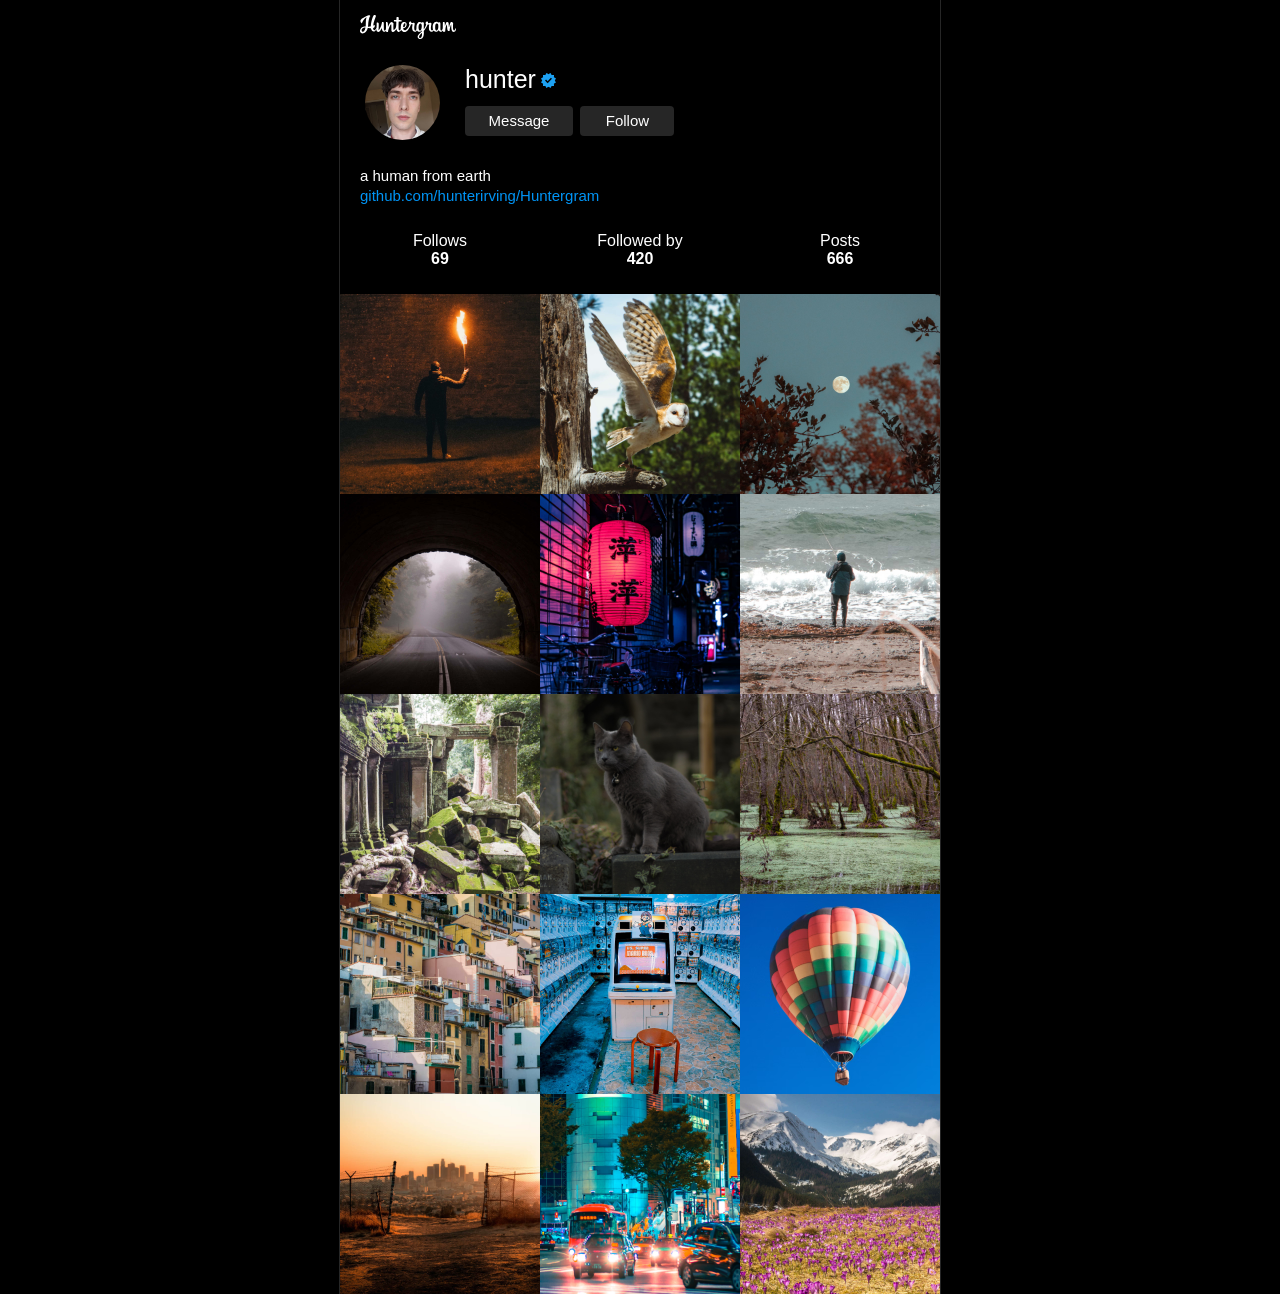
<file: index.html>
<!DOCTYPE html>
<meta charset="UTF-8">
<meta name="viewport" content="width=device-width, initial-scale=1, minimum-scale=1" />
<html lang="en">
	<head>
		<!-- disable zoom on mobile? !-->
		<meta name = "viewport" content = "width=device-width, minimum-scale=1.0, maximum-scale = 1.0, user-scalable = no">
		<!-- set page title !-->
		<title>Huntergram</title>
		<!-- import css !-->
		<link rel="stylesheet" type="text/css" href="huntergram.css">
		<!-- import js !-->
		<script type="text/javascript" src="huntergram.js"></script>
	</head>
	<body>
		<div id="big_image_container">
			<img id="big_image" onclick="toggleLike()">
			<img id="heart" src="resources/filled_heart.svg">
			<img src="resources/empty_heart.svg" style="display:none">
		</div>
		<div id="cover_sheet">
		</div>
		<div id="page_container" class="centered noselect" style="position:relative">
			<div id="disappearing_border">
				<div id="huntergram_logo_container"
					onclick="document.body.scrollTop=0;document.documentElement.scrollTop=0;event.preventDefault()">
					<img src="resources/huntergram_logo_white_text.svg" id="huntergram_logo">
				</div>
				<div id="bio_container">
					<img id="profile_pic" src="resources/profile_pic.jpg">
					<div id="inner_bio_container">
						<!-- Your Name Here !-->
						<h2 id="username">hunter</h2>
						<img id="verified_icon" src="resources/verified_icon.svg">
						<div id="buttons">
							<div id="message_button" class="button" onclick="message();">
								Message
							</div>
							<div id="follow_button" class="button" onclick="incrementFollowerCount();">
								Follow
							</div>
						</div>
					</div>
				</div>
				<div id="description_container">
					<div id="description">
						<!-- About You !-->
						a human from earth
						<br>
						<!-- Your Web Site Here !-->
						<a href="https://github.com/hunterirving/Huntergram">github.com/hunterirving/Huntergram</a>
					</div>
				</div>
				<div id="stats_container">
					<div id="follows" class="stats">
						<p>Follows<br><b>69</b></p>	
					</div>
					<div id="followed_by" class="stats">
						<p>Followed by<br><b><span id="follower_count">420</span></b></p>
					</div>
					<div id="posts" class="stats">
						<p>Posts<br><b><span>666</span></b></p>
					</div>
				</div>
				<div id="content_container">

					<!--
					<div class="row">
						<div class="content">
							<img src="content/.jpg" loading="lazy">
						</div>
						<div class="content">
							<img src="content/.jpg" loading="lazy">
						</div>
						<div class="content">
							<img src="content/.jpg" loading="lazy">
						</div>
					</div>
					!-->

					<div class="row">
						<div class="content">
							<img src="content/prometheus.jpg" loading="lazy">
						</div>
						<div class="content">
							<img src="content/owl.jpg" loading="lazy">
						</div>
						<div class="content">
							<img src="content/moon.jpg" loading="lazy">
						</div>
					</div>

					<div class="row">
						<div class="content">
							<img src="content/tunnel.jpg" loading="lazy">
						</div>
						<div class="content">
							<img src="content/lantern.jpg" loading="lazy">
						</div>
						<div class="content">
							<img src="content/gone_fishin.jpg" loading="lazy">
						</div>
					</div>

					<div class="row">
						<div class="content">
							<img src="content/ruins.jpg" loading="lazy">
						</div>
						<div class="content">
							<img src="content/cat.jpg" loading="lazy">
						</div>
						<div class="content">
							<img src="content/swamp.jpg" loading="lazy">
						</div>
					</div>

					<div class="row">
						<div class="content">
							<img src="content/tetris.jpg" loading="lazy">
						</div>
						<div class="content">
							<img src="content/arcade.jpg" loading="lazy">
						</div>
						<div class="content">
							<img src="content/balloon.jpg" loading="lazy">
						</div>
					</div>

					<div class="row">
						<div class="content">
							<img src="content/outside.jpg" loading="lazy">
						</div>
						<div class="content">
							<img src="content/tree.jpg" loading="lazy">
						</div>
						<div class="content">
							<img src="content/flowers.jpg" loading="lazy">
						</div>
					</div>

				</div>
			</div>
		</div>
	</body>
</html>
</file>
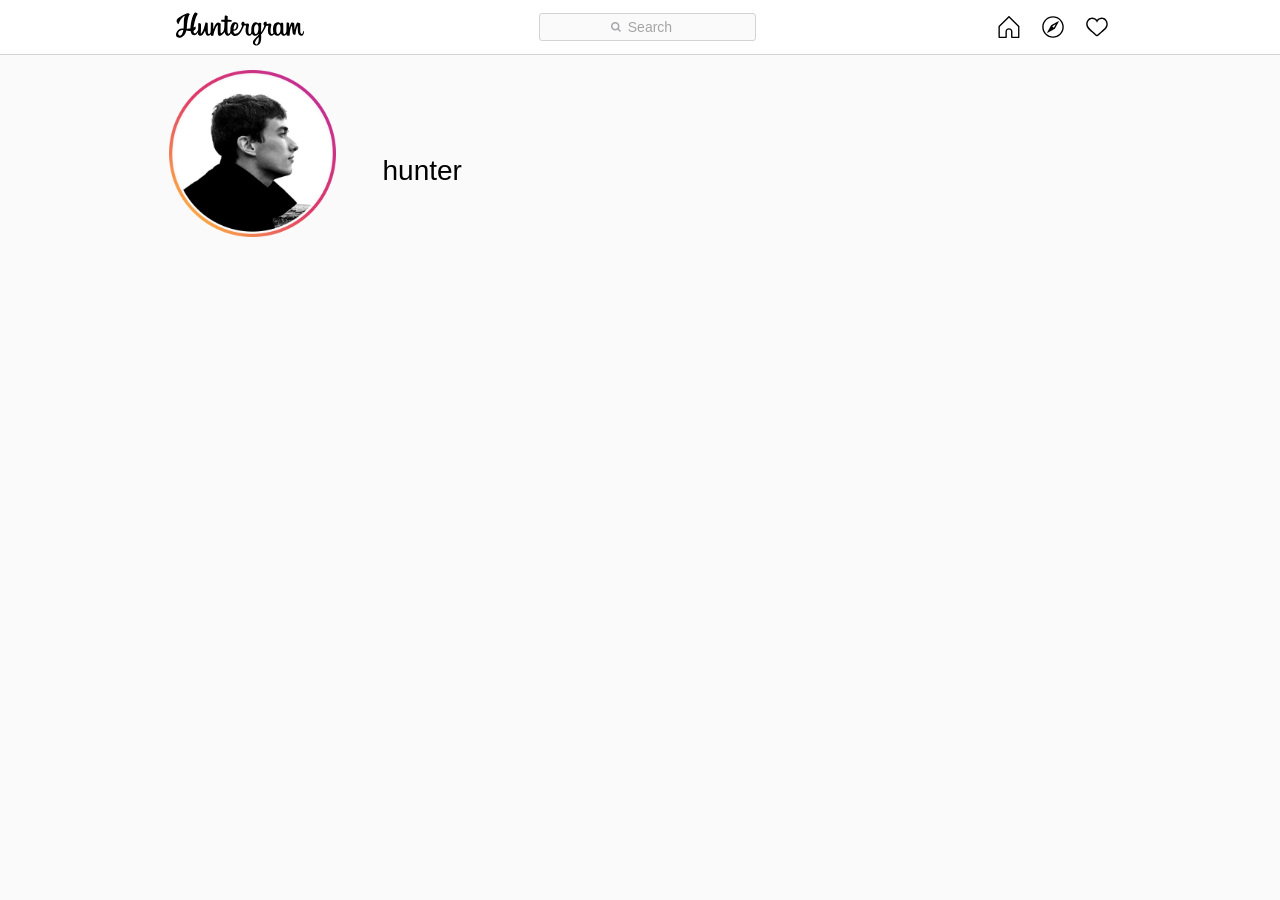
<file: huntergram.html>
<!DOCTYPE html>
<!-- Ok.. so for the search bar.. they need to be able to type CHARACTERS or BACKSPACE -->
<!-- And no matter what, it will type "hunter" and suggest @hunter (me) -->
<meta charset="utf-8"/>
<html>
	<head>
		<meta name="viewport" content="width=device-width, initial-scale=1.0, user-scalable=no">
		<style>
			.background {
				margin:0px;
				background-color:#fafafa;
				overflow-y:scroll;
			}
			.top-nav {
				border-bottom: 1px solid lightgrey;
				background-color:#ffffff;
				-webkit-user-select: none;  /* Chrome all / Safari all */
				-moz-user-select: none;     /* Firefox all */
				-ms-user-select: none;      /* IE 10+ */
				user-select: none;
				margin:auto;
				top: 0;
				width:100%;
				position: fixed; /* sticky top nav? */
				z-index:1;
			}
			.nav-inner-container {
				align-items:center;
				display:flex;
				justify-content: space-between;
				flex-direction:row;
				max-width:975px;
				margin:auto;
				padding-bottom:90;
			}
			.huntergram-logo-container {
				margin-top:12px;
				margin-bottom:4px;
				margin-left:13px;
			}
			.huntergram-logo {
				height:34px;
				width:148px;
			}

			.searchbox {
				cursor: text;
				display:flex;
				flex-direction: column;
				position: relative;
				align-items:center;
				height:26px;
				width:215px;
				min-width:100px;
				border:solid 1px lightgrey;
				border-radius:3px;
				background-color:#fafafa;
				font-family:-apple-system,BlinkMacSystemFont,Segoe UI,Roboto,Helvetica,Arial,sans-serif;
				line-height:18px;
				font-size: 14px;
				font-weight: 300;
				overflow-x: auto;
				overflow-y: auto;
				margin-left:14px;
				margin-right:30px;
			}
			@media (max-width: 460px) {
   			.searchbox {
      		display: none;
   			}
			}

			.search-inner-container {
				margin:auto;
			}
			.spyglass {
				display:inline-block;
				margin-right:3px;
				margin-left:-12px;
				vertical-align:baseline;
				height:10px;
				width:10px;
			}
			.the-word-search {
				display: inline-block;
				max-width: 140px;
				overflow: hidden;
				text-overflow: ellipsis;
				vertical-align: bottom;
				white-space: nowrap;
				color: #a5a5a5;
			}
			.buttons {
				width:110px;
				display:flex;
				justify-content: flex-end;
				flex-direction:row;
				padding-right:20px;
			}
			@media (max-width: 310px) {
   			.buttons {
      		display: none;
   			}
			}
			.header {
				margin-top:70px;
				top: 0;
				width:100%;
			}
			.header-inner-container {
				align-items:center;
				display:flex;
				#justify-content: space-between;
				flex-direction:row;
				max-width:975px;
				margin:auto;
				padding-bottom:90;
			}
			.profile-pic-container {
				height:200px;
				width:200px;
				text-align:center;
				margin-right:30px;
			}
			.header-text-container {

			}
			.follow-button {
				color: rgba(var(--i1d,38,38,38),1);

			}

			h1 {
				font-size: 28px;
				line-height: 32px;
				margin: -5px 0 -6px;
				display: block;
				overflow: hidden;
				text-overflow: hidden;
				white-space: nowrap;
				font-family:-apple-system,BlinkMacSystemFont,Segoe UI,Roboto,Helvetica,Arial,sans-serif;
				font-weight:300;
			}


		</style>
	</head>

	<body class="background">
		<nav class="top-nav">
			<div class="nav-inner-container">
				<div class="huntergram-logo-container">
					<img class="huntergram-logo" src="res/huntergram_logo.svg">
				</div>
				<div class="searchbox">
					<div class="search-inner-container">
						<span><img class="spyglass" src="res/spyglass.png"></span>
						<span class = "the-word-search">Search</span>
					</div>
				</div>
				<div class="buttons">
					<img fill="#262626" height="22" viewBox="0 0 48 48" width="22" src="res/home.svg">
					<img style="margin-left: 22px;" fill="#262626" height="22" viewBox="0 0 48 48" width="22" src="res/compass.svg">
					<img style="margin-left: 22px;" fill="#262626" height="22" viewBox="0 0 48 48" width="22" src="res/heart.svg">
				</div>
			</div>
		</nav >
		<div class="header">
			<div class="header-inner-container">
				<div class="profile-pic-container">
					<img src="profilepic.png" height=167; width=167;>
				</div>
				<div class="header-text-container">
					<h1>hunter</h1>
				</div>
			</div>
		</div>

	</body>
</html>
</file>
<file: huntergram.css>
:root {
	--pure_black: #000000;
	--text: #ffffff;
	--verification_blue: #0094f5;
	--dark_grey: #262626;
	--darker_grey: #262626e0;
	--darkest_grey: #262626d0;
	--heart_drop-shadow: #FFFFFF42;
}

#disappearing_border {
	margin-left: -1px;
	margin-right: -1px;
	border-left: 1px solid var(--dark_grey);
	border-right: 1px solid var(--dark_grey);
	transition: border-color 0.8s;
}

.fadeable {
	transition: filter 0.8s;
}

.hidden {
	filter: brightness(0);
}

.centered {
	display: block;
	margin: 0 auto;
}

.noselect {
  -webkit-touch-callout: none; /* iOS Safari */
    -webkit-user-select: none; /* Safari */
     -khtml-user-select: none; /* Konqueror HTML */
       -moz-user-select: none; /* Old versions of Firefox */
        -ms-user-select: none; /* Internet Explorer/Edge */
            user-select: none; /* Non-prefixed version, currently supported by Chrome, Edge, Opera and Firefox */
}

.nodecor {
	text-decoration: none;
	color: var(--text);
	transition: color ease-in-out .15s;
}

html {
	scroll-behavior:smooth;
	overscroll-behavior:none;
	-ms-overflow-style: none;
	scrollbar-width: none;
}

html::-webkit-scrollbar {
	display: none;
}

body {
	text-rendering: optimizeLegibility;
	font-family: -apple-system, BlinkMacSystemFont, "Segoe UI", Roboto, Helvetica, Arial, sans-serif, "Apple Color Emoji",     "Segoe UI Emoji", "Segoe UI Symbol";
	color: var(--text);
	-webkit-tap-highlight-color: transparent;
	transition: color ease-in-out .15s, background-color ease-in-out .15s;

	max-width: 100%;
	margin:0px;
	padding:0px;
	overflow-y: scroll;
	overflow-x: hidden;
	background-color: var(--pure_black);
}

#cover_sheet {
	background-color: var(--pure_black);
	position:fixed;
	width:100%;
	height:100%;
	top:0px;
	left:0px;
	z-index:2;
	pointer-events: none;
	filter: opacity(0);
}

#page_container {
	position: relative;
	height: 100%;
	max-width: 600px;
	padding-bottom:0px;
}

#huntergram_logo_container {
	position: -webkit-sticky;
	position: sticky;
	top:0;
	width:100%;
	background-color: var(--pure_black);
	padding:0;
	z-index: 1;
	cursor: pointer;
}

#huntergram_logo {
	display:block;
	margin:0;
	width: 16%;
	min-width: 90px;
	padding-left: 20px;
	padding-right: 5px;
	padding-top: 15px;
	padding-bottom: 17px;
	shape-rendering: geometricPrecision;
}

#bio_container {
	display:flex;
	justify-content: start;
	padding-top: 9px;
	padding-right: 15px;
	padding-bottom: 19px;
	padding-left:25px;
}

#profile_pic {
	border-radius:50%;
	width: 75px;
	height: 75px;
	margin-right: 25px;
}

#inner_bio_container {
	width: 100%;
}

#username {
	font-size: 25px;
	font-weight: 500;
	display: inline;
}

#verified_icon {
	width:15px;
	display:inline; 
	padding-left:1px;
}

.button {
	height: 30px;
	line-height: 29px;
	width: 108px;
	background-color: var(--dark_grey);
	border-radius:4px;
	font-size: 15px;
	text-align: center;
	display: inline-block;
	margin-top: 12px;
	margin-right: 3px;
	transition: 0.1s;
}

.button:hover {
	cursor: pointer;
	background-color: var(--darker_grey);
	transition: background-color .1s;
}

.button:active {
	background-color: var(--darkest_grey);
	transition: background-color 0s;
}

#follow_button {
	width: 94px;
}

#description_container {
	padding-left: 20px;
	padding-bottom: 10px;
	padding-top: 7px;
}

#description {
	font-size: 15px;
	line-height: 20px;
}

#description > a {
	color: var(--verification_blue);
	text-decoration: none;
}

#description > a:hover {
	text-decoration: underline;
}

#stats_container {
	display:flex;
	justify-content: start;
	padding-bottom: 10px;
}

.stats {
	width: calc(100%/3);
	text-align: center;
}

#content_container {
	position: relative;
}

.row {
	display:flex;
	justify-content: start;
}

.content {
	height: 0;
	width:calc(100%/3);
	padding-bottom:calc(100%/3);
	background-color: var(--pure_black);
	position: relative;
}

.content > img {
	max-width: 100%;
	transition: filter .3s;
	display: block;
}

.content > img:hover {
	cursor: pointer;
	transition: filter .2s;
	filter: brightness(1.05);
}

.stop-scrolling {
  overflow: hidden;
}

#big_image {
	max-width: 100%;
	max-height: 100%;
	display: none;
	aspect-ratio: 1/1;
	margin: auto;
}

#big_image_container {
	z-index: 3;
	position: fixed;
	transform: translate(-50%, -50%);
	top: 50%;
	left: 50%;
	width: 600px;
	height: 600px;
	max-width: 100vw;
	max-height: 100vh;
	pointer-events: none;
	display: flex;
	align-items: center;
	justify-content: center;
}

#heart {
	position: absolute;
	width: 30%;
	filter: opacity(0);
	pointer-events: none;
}

.heart_anim {
	animation: likeFadeA 1.75s;
}

.alt {
	animation: likeFadeB 1.75s;
}

@keyframes likeFadeA {
	0% {filter: opacity(0) drop-shadow(0 0 3rem var(--heart_drop-shadow))}
	5% {filter: opacity(1) drop-shadow(0 0 3rem var(--heart_drop-shadow));}
	20% {filter: opacity(1) drop-shadow(0 0 3rem var(--heart_drop-shadow));}
	100% {filter: opacity(0) drop-shadow(0 0 3rem var(--heart_drop-shadow));}
}

@keyframes likeFadeB {
	0% {filter: opacity(0) drop-shadow(0 0 3rem var(--heart_drop-shadow))}
	5% {filter: opacity(1) drop-shadow(0 0 3rem var(--heart_drop-shadow));}
	20% {filter: opacity(1) drop-shadow(0 0 3rem var(--heart_drop-shadow));}
	100% {filter: opacity(0) drop-shadow(0 0 3rem var(--heart_drop-shadow));}
}

.no_animation {
	animation: none !important;
}
</file>
